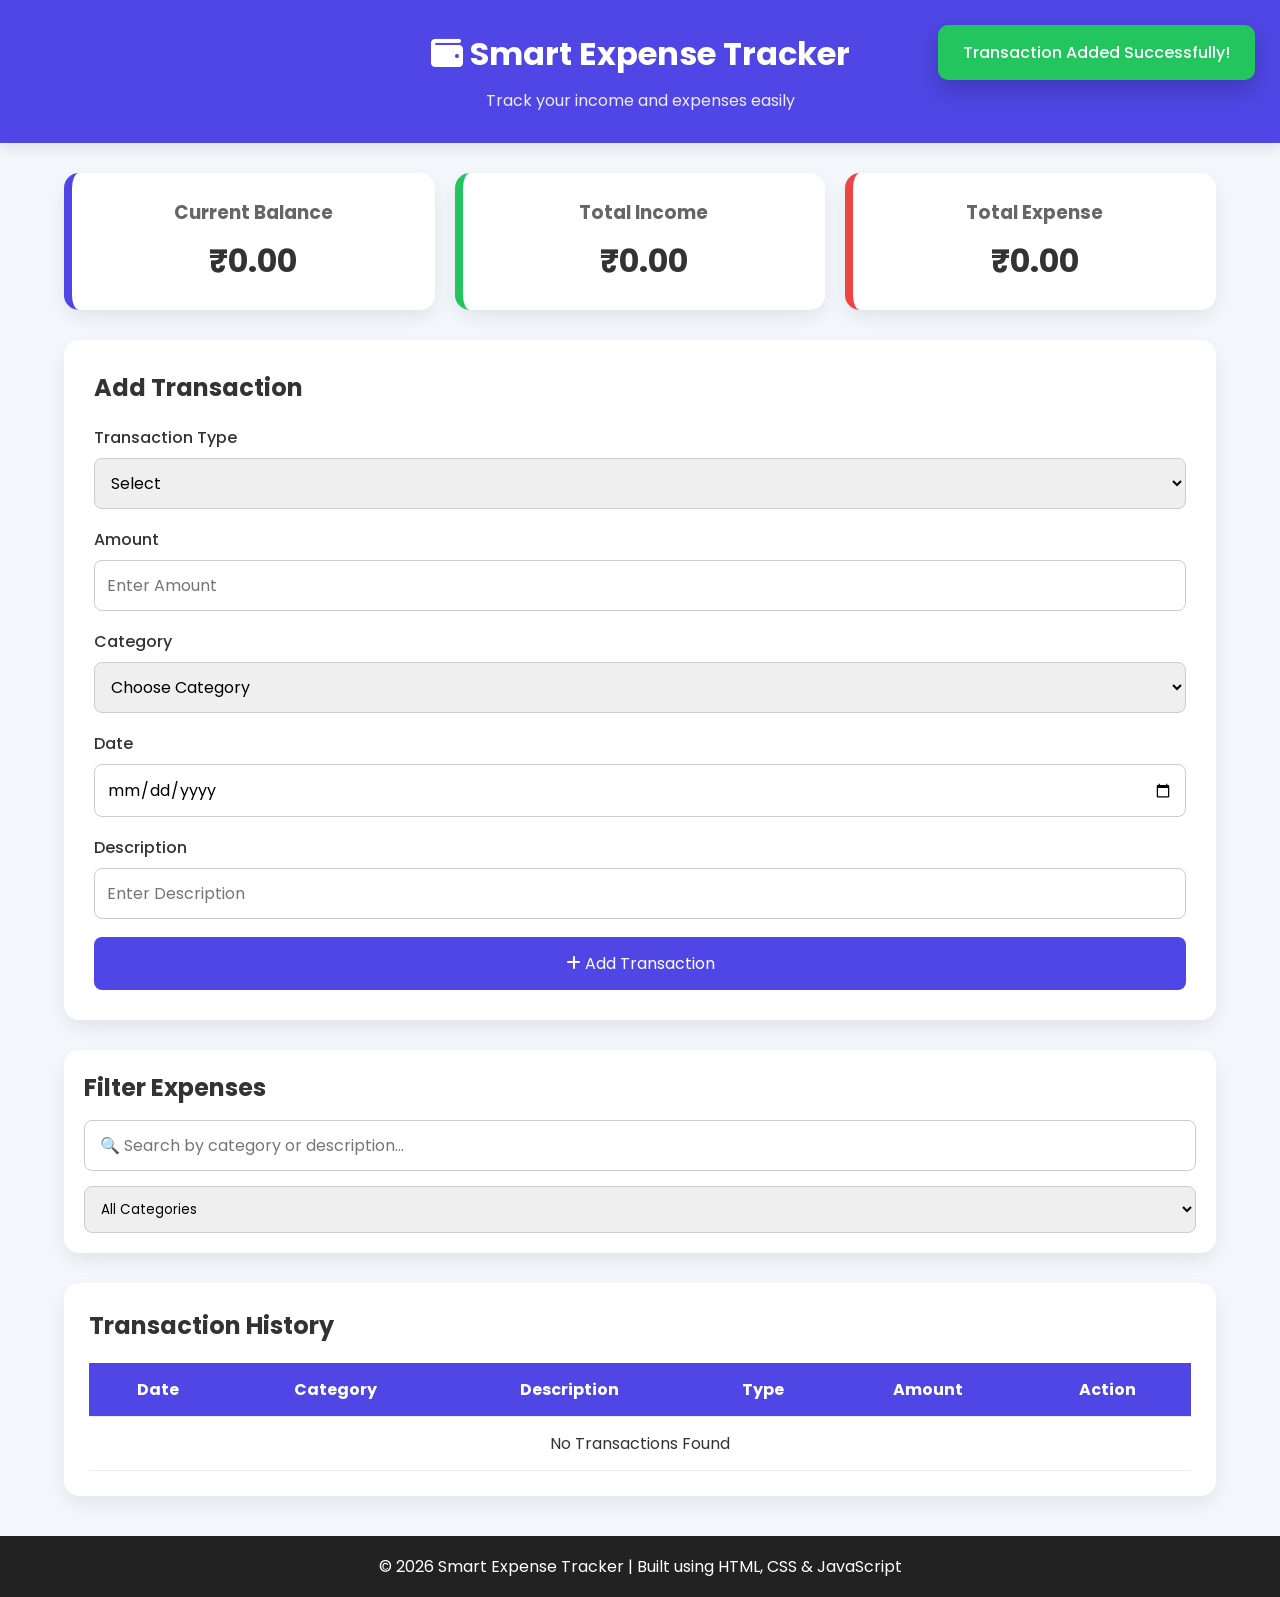
<file: ExpenseTracker/index.html>
<!DOCTYPE html>
<html lang="en">
<head>
    <meta charset="UTF-8" />
    <meta name="viewport" content="width=device-width, initial-scale=1.0" />
    <title>Smart Expense Tracker</title>

    <!-- Google Font -->
    <link rel="preconnect" href="https://fonts.googleapis.com">
    <link rel="preconnect" href="https://fonts.gstatic.com" crossorigin>
    <link href="https://fonts.googleapis.com/css2?family=Poppins:wght@300;400;500;600;700&display=swap" rel="stylesheet">

    <!-- Font Awesome -->
    <link rel="stylesheet"
        href="https://cdnjs.cloudflare.com/ajax/libs/font-awesome/6.7.2/css/all.min.css">

    <!-- CSS -->
    <link rel="stylesheet" href="css/style.css">
    <link rel="stylesheet" href="css/responsive.css">
</head>

<body>

    <!-- Header -->
    <header>
        <div class="container">
            <h1><i class="fa-solid fa-wallet"></i> Smart Expense Tracker</h1>
            <p>Track your income and expenses easily</p>
        </div>
    </header>

    <!-- Summary Cards -->
    <section class="summary container">

        <div class="card balance">
            <h3>Current Balance</h3>
            <h2 id="balance">₹0.00</h2>
        </div>

        <div class="card income">
            <h3>Total Income</h3>
            <h2 id="income">₹0.00</h2>
        </div>

        <div class="card expense">
            <h3>Total Expense</h3>
            <h2 id="expense">₹0.00</h2>
        </div>

    </section>

    <!-- Add Transaction -->
    <section class="container form-section">

        <h2>Add Transaction</h2>

        <form id="transactionForm">

            <div class="input-group">
                <label>Transaction Type</label>

                <select id="type" required>
                    <option value="">Select</option>
                    <option value="income">Income</option>
                    <option value="expense">Expense</option>
                </select>
            </div>

            <div class="input-group">
                <label>Amount</label>
                <input
                    type="number"
                    id="amount"
                    placeholder="Enter Amount"
                    required>
            </div>

            <div class="input-group">
                <label>Category</label>

                <select id="category" required>

                    <option value="">Choose Category</option>

                    <optgroup label="Income">
                        <option>Salary</option>
                        <option>Freelance</option>
                        <option>Bonus</option>
                        <option>Business</option>
                        <option>Investment</option>
                        <option>Other Income</option>
                    </optgroup>

                    <optgroup label="Expense">
                        <option>Food</option>
                        <option>Travel</option>
                        <option>Shopping</option>
                        <option>Bills</option>
                        <option>Medical</option>
                        <option>Education</option>
                        <option>Entertainment</option>
                        <option>Rent</option>
                        <option>Other Expense</option>
                    </optgroup>

                </select>
            </div>

            <div class="input-group">
                <label>Date</label>
                <input
                    type="date"
                    id="date"
                    required>
            </div>

            <div class="input-group">
                <label>Description</label>

                <input
                    type="text"
                    id="description"
                    placeholder="Enter Description"
                    required>
            </div>

            <button type="submit" class="btn">
                <i class="fa-solid fa-plus"></i>
                Add Transaction
            </button>

        </form>

    </section>

    <!-- Filter -->
    <section class="container filter-section">

        <h2>Filter Expenses</h2>

        <div class="search-box">
    <input
        type="text"
        id="searchInput"
        placeholder="🔍 Search by category or description..."
    >
</div>

        <select id="filterCategory">

            <option value="All">All Categories</option>

            <option value="Food">Food</option>
            <option value="Travel">Travel</option>
            <option value="Shopping">Shopping</option>
            <option value="Bills">Bills</option>
            <option value="Medical">Medical</option>
            <option value="Education">Education</option>
            <option value="Entertainment">Entertainment</option>
            <option value="Rent">Rent</option>

        </select>

    </section>

    <!-- Transaction History -->
    <section class="container history">

        <h2>Transaction History</h2>

        <table>

            <thead>

                <tr>

                    <th>Date</th>
                    <th>Category</th>
                    <th>Description</th>
                    <th>Type</th>
                    <th>Amount</th>
                    <th>Action</th>

                </tr>

            </thead>

            <tbody id="transactionList">

                <!-- JavaScript Data -->

            </tbody>

        </table>

    </section>

    <!-- Toast Notification -->

<div id="toast" class="toast">
    Transaction Added Successfully
</div>

    <!-- Footer -->
    <footer>

        <p>
            © 2026 Smart Expense Tracker | Built using HTML, CSS & JavaScript
        </p>

    </footer>



    <!-- JavaScript -->
    <script src="js/storage.js"></script>
    <script src="js/calculations.js"></script>
    <script src="js/ui.js"></script>
    <script src="js/app.js"></script>

</body>
</html>
</file>
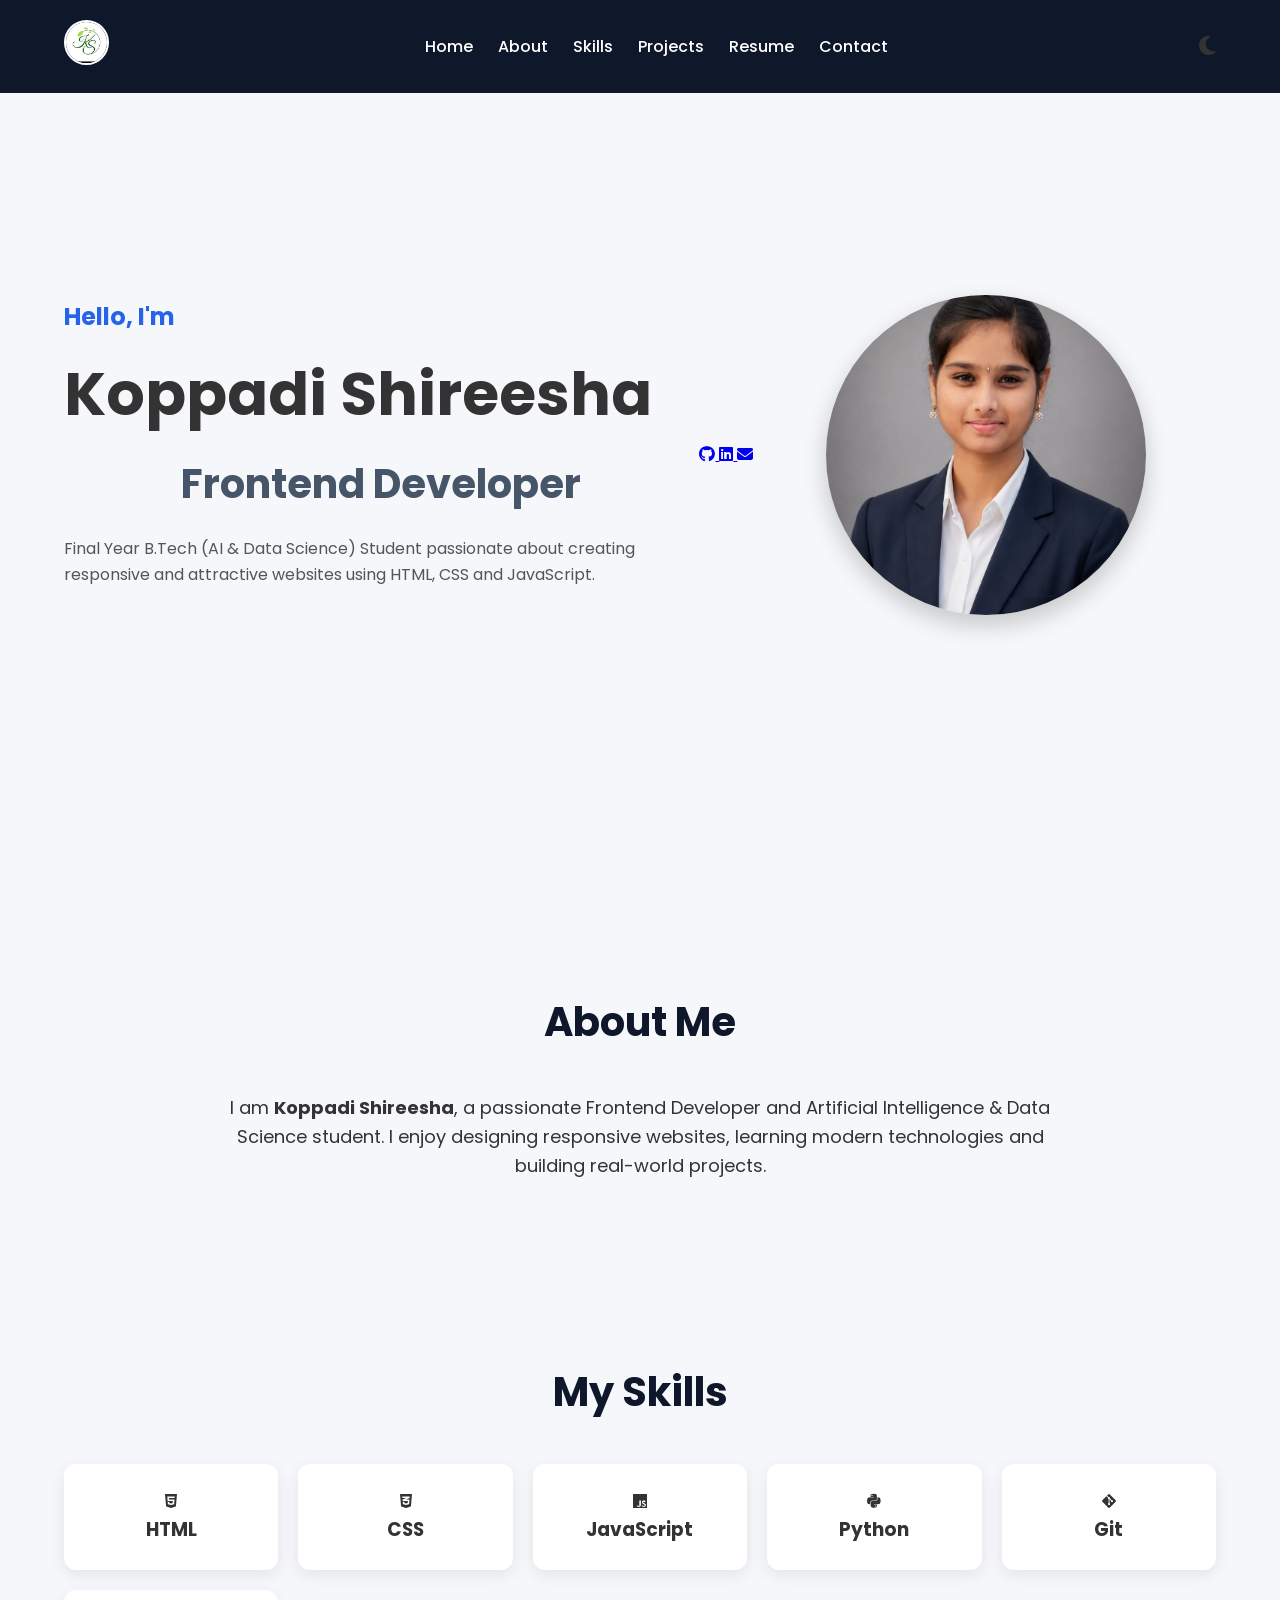
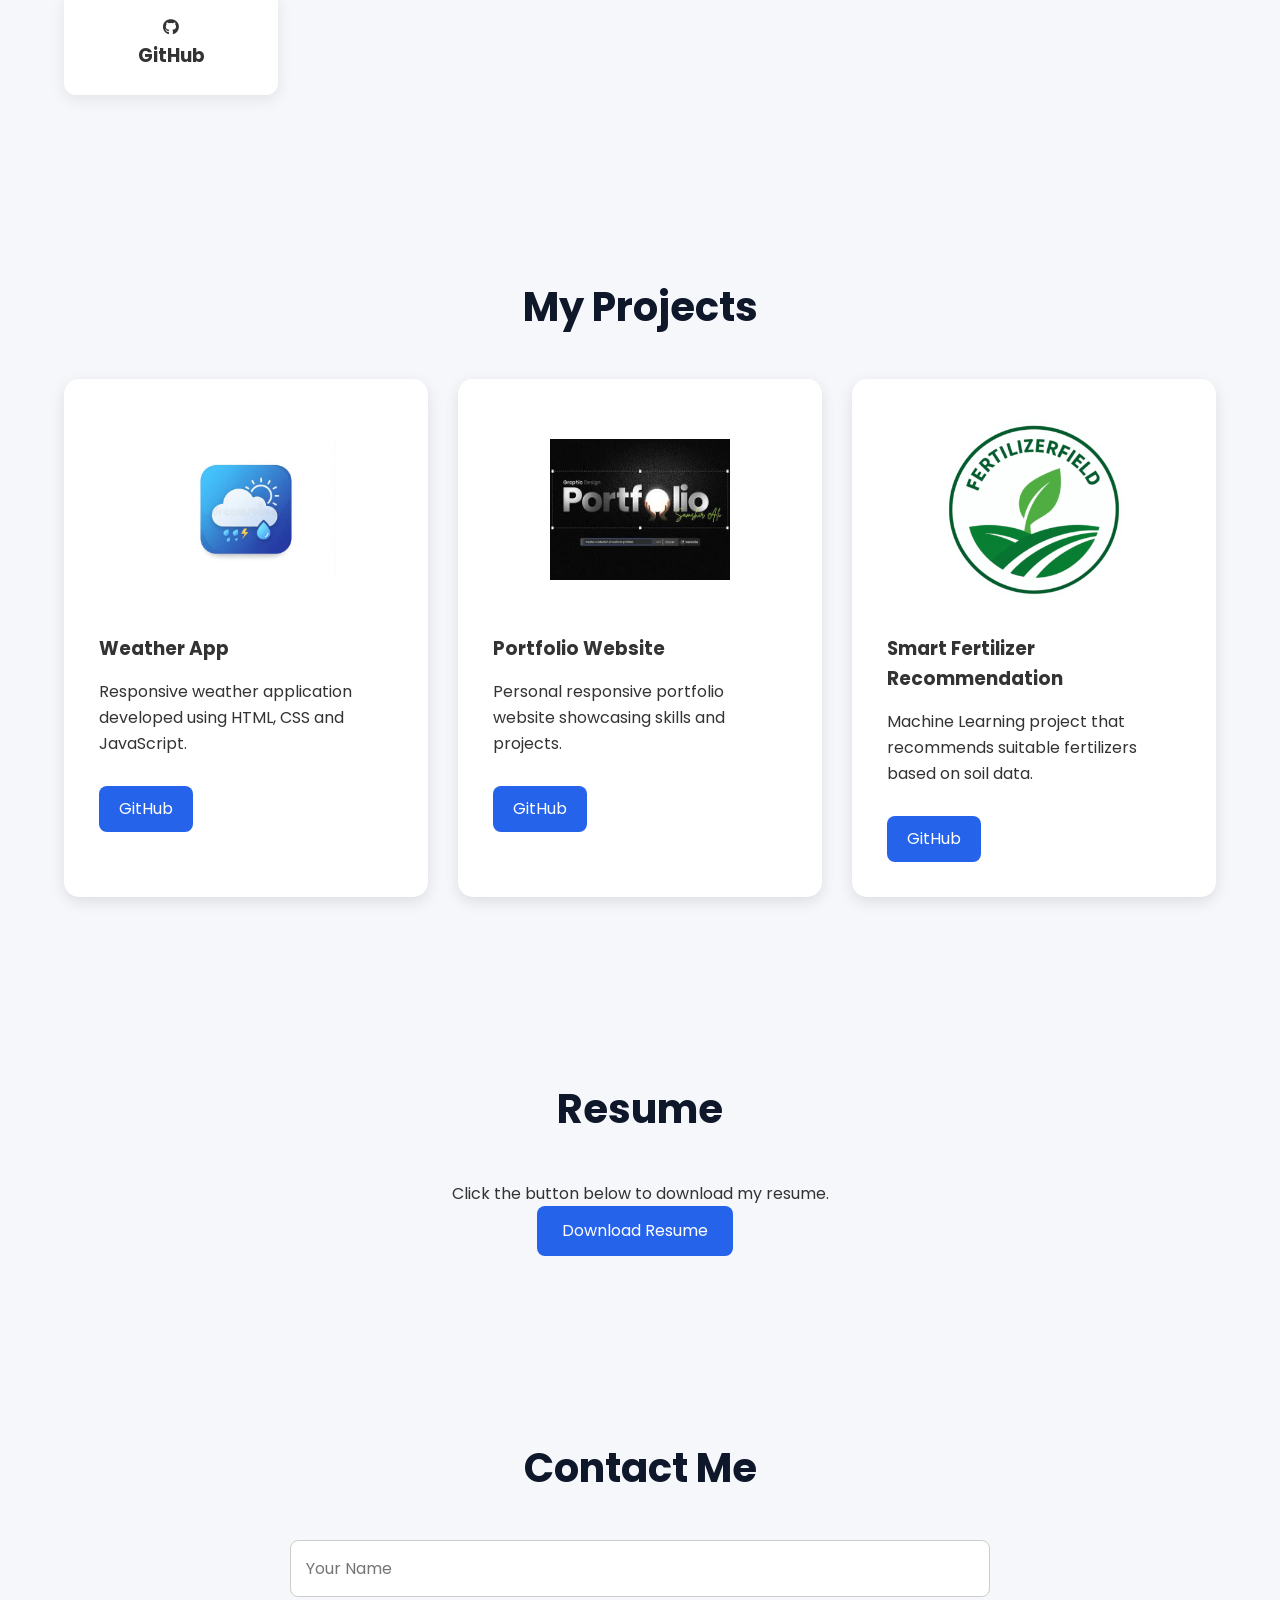
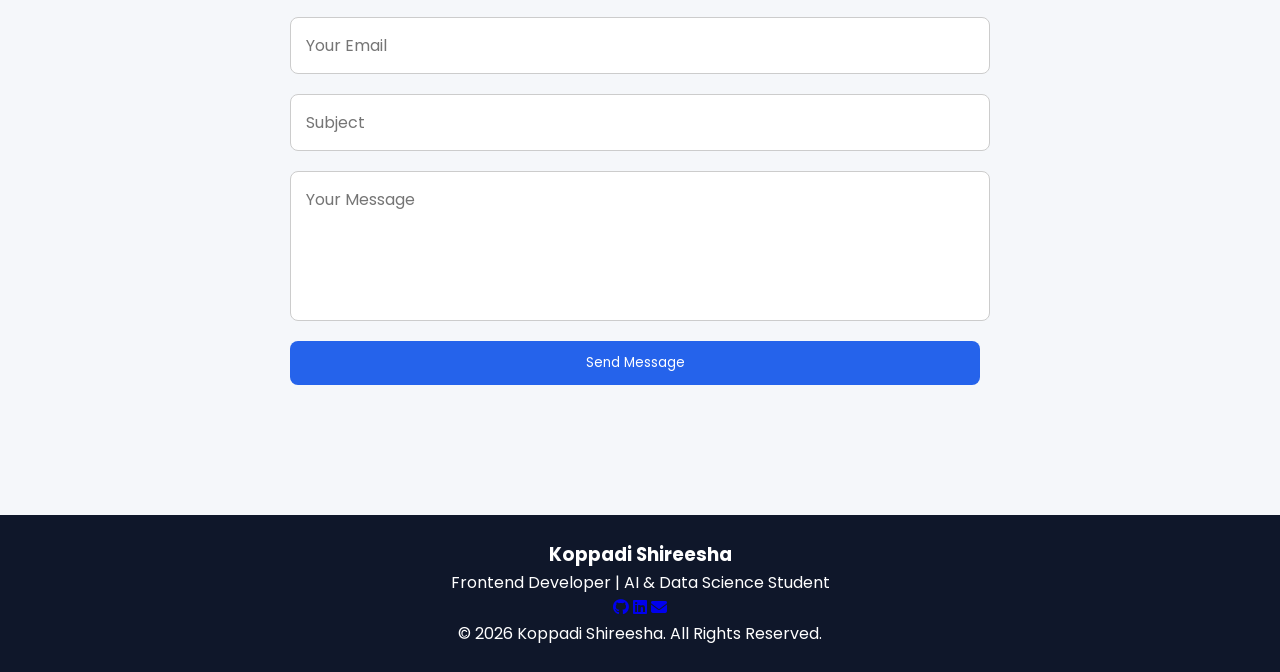
<file: Task1_Portfolio/index.html>
<!DOCTYPE html>
<html lang="en">
<head>
    <meta charset="UTF-8">
    <meta name="viewport" content="width=device-width, initial-scale=1.0">
    <title>Koppadi Shireesha | Portfolio</title>

    <link rel="stylesheet" href="style.css">

    <!-- Google Font -->
    <link href="https://fonts.googleapis.com/css2?family=Poppins:wght@300;400;500;600;700&display=swap" rel="stylesheet">

    <!-- Font Awesome -->
    <link rel="stylesheet" href="https://cdnjs.cloudflare.com/ajax/libs/font-awesome/6.5.2/css/all.min.css">
</head>

<body>

    <!-- Header -->
    <header>
        <nav>
           <a href="#home" class="logo">
    <img src="images/logo.png" alt="Logo">
</a>

            <ul>
                <li><a href="#home">Home</a></li>
                <li><a href="#about">About</a></li>
                <li><a href="#skills">Skills</a></li>
                <li><a href="#projects">Projects</a></li>
                <li><a href="#resume">Resume</a></li>
                <li><a href="#contact">Contact</a></li>
            </ul>

            <button id="theme-toggle">
    <i class="fa-solid fa-moon"></i>
</button>
        </nav>
    </header>

    <!-- Home -->
    <section id="home" class="hero">

        <div class="hero-text">

            <h3>Hello, I'm</h3>

            <h1>Koppadi Shireesha</h1>

            <h2>Frontend Developer</h2>

            <p>
                Final Year B.Tech (AI & Data Science) Student passionate about
                creating responsive and attractive websites using HTML, CSS and JavaScript.
            </p>

            

        </div>

      

<div class="hero-social">

    <a href="https://github.com/ShireeshaKoppadi" target="_blank">
        <i class="fab fa-github"></i>
    </a>

    <a href="https://linkedin.com/in/koppadi-shireesha-a68283353" target="_blank">
        <i class="fab fa-linkedin"></i>
    </a>

    <a href="mailto:shireesha@example.com">
    <i class="fas fa-envelope"></i>
</a>

</div>

        <div class="hero-image">

           <img src="images/profile.jpg" alt="Profile Photo">

        </div>

    </section>

    <!-- About -->

    <section id="about">

        <h2>About Me</h2>

        <p>

            I am <b>Koppadi Shireesha</b>, a passionate Frontend Developer and Artificial Intelligence &
            Data Science student.

            I enjoy designing responsive websites, learning modern technologies and building
            real-world projects.

        </p>

    </section>

    <!-- Skills -->

    <section id="skills">

        <h2>My Skills</h2>

        <div class="skills">

            <div class="card">
                <i class="fa-brands fa-html5"></i>
                <h3>HTML</h3>
            </div>

            <div class="card">
                <i class="fa-brands fa-css3-alt"></i>
                <h3>CSS</h3>
            </div>

            <div class="card">
                <i class="fa-brands fa-js"></i>
                <h3>JavaScript</h3>
            </div>

            <div class="card">
                <i class="fa-brands fa-python"></i>
                <h3>Python</h3>
            </div>

            <div class="card">
                <i class="fa-brands fa-git-alt"></i>
                <h3>Git</h3>
            </div>

            <div class="card">
                <i class="fa-brands fa-github"></i>
                <h3>GitHub</h3>
            </div>

        </div>

    </section>

    <!-- Projects -->

    <section id="projects">

        <h2>My Projects</h2>

        <div class="project-container">
<div class="project-card">

    <div class="project-header">
        <img src="images/project1.png" alt="Weather App">

        <h3>Weather App</h3>
    </div>

    <p>
        Responsive weather application developed using HTML, CSS and JavaScript.
    </p>

    <a href="#">GitHub</a>

</div>

     <div class="project-card">

    <div class="project-header">
        <img src="images/portofolia.jpg" alt="Portfolio">

        <h3>Portfolio Website</h3>
    </div>

    <p>
        Personal responsive portfolio website showcasing skills and projects.
    </p>

    <a href="#">GitHub</a>

</div>



            <div class="project-card">

    <div class="project-header">
        <img src="images/fertilizer.png" alt="Smart Fertilizer">

        <h3>Smart Fertilizer Recommendation</h3>
    </div>

    <p>
        Machine Learning project that recommends suitable fertilizers based on soil data.
    </p>

    <a href="#">GitHub</a>

</div>
        </div>

    </section>

    <!-- Resume -->

    <section id="resume">

        <h2>Resume</h2>

        <p>Click the button below to download my resume.</p>

        <a href="resume.pdf" download class="btn">Download Resume</a>

    </section>

    <!-- Contact -->

    <section id="contact">

        <h2>Contact Me</h2>

        <form id="contactForm">

            <input type="text" placeholder="Your Name" required>

            <input type="email" placeholder="Your Email" required>

            <input type="text" placeholder="Subject" required>

            <textarea rows="6" placeholder="Your Message" required></textarea>

            <button type="submit" class="btn">Send Message</button>

        </form>

    </section>

    <!-- Footer -->

    <footer>

        <h3>Koppadi Shireesha</h3>

        <p>Frontend Developer | AI & Data Science Student</p>

        <div class="social-icons">

            <a href="#"><i class="fa-brands fa-github"></i></a>

            <a href="#"><i class="fa-brands fa-linkedin"></i></a>

            <a href="#"><i class="fa-solid fa-envelope"></i></a>

        </div>

        <p>© 2026 Koppadi Shireesha. All Rights Reserved.</p>

    </footer>

    <script src="script.js"></script>

</body>
</html>
</file>
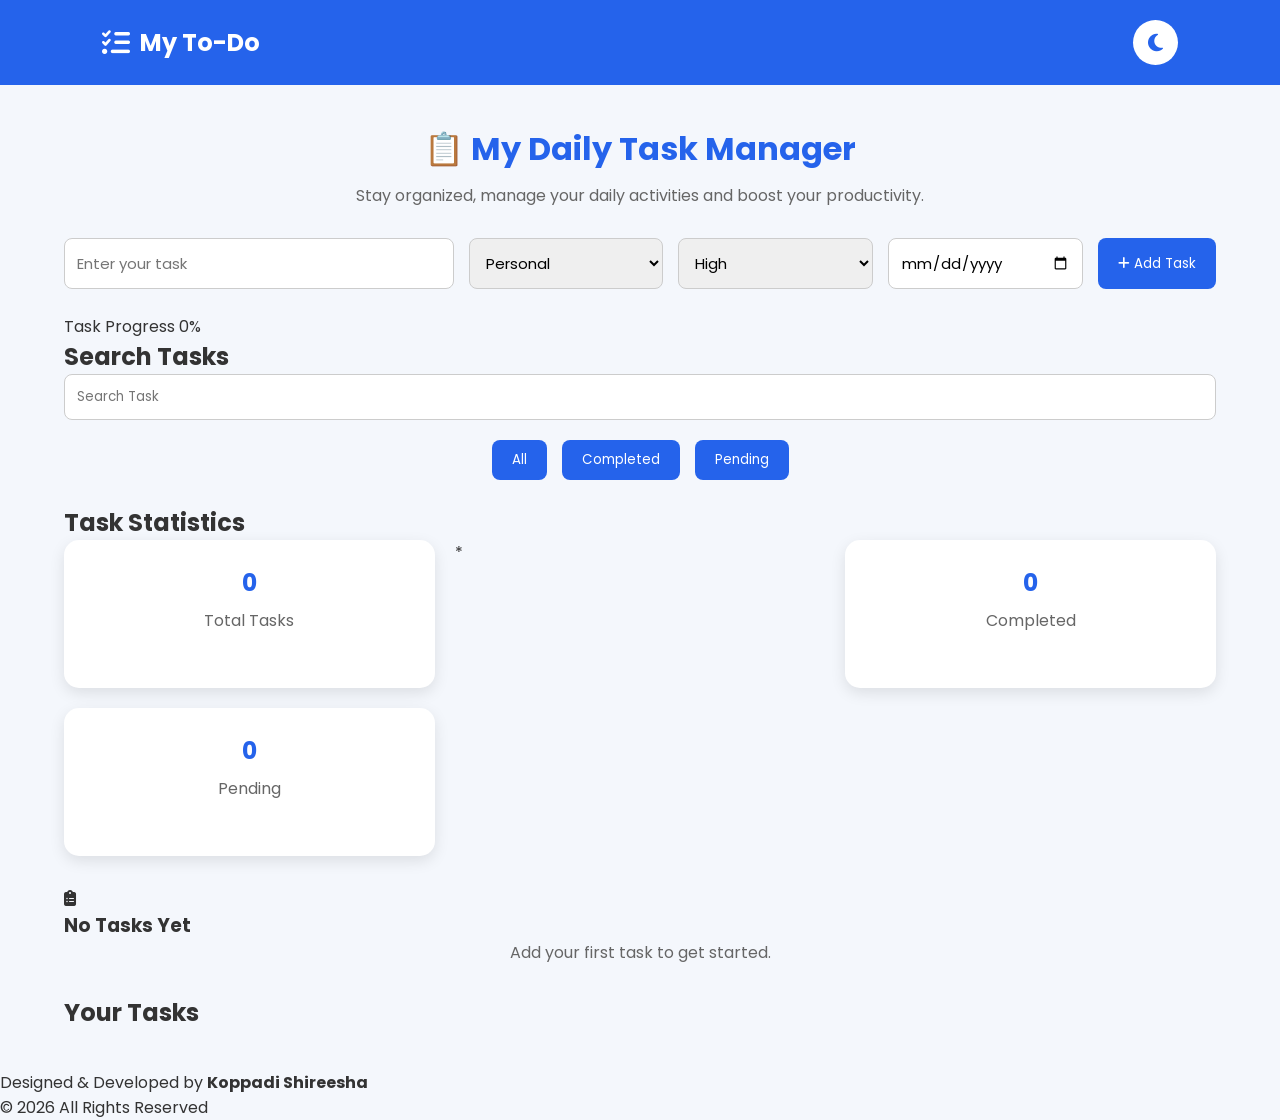
<file: Task2_TodoApp/index.html>
<!DOCTYPE html>
<html lang="en">
<head>
    <meta charset="UTF-8">
    <meta name="viewport" content="width=device-width, initial-scale=1.0">
   <title>Smart To-Do List | Koppadi Shireesha</title>
    <link rel="stylesheet" href="style.css">

    <!-- Google Font -->
    <link href="https://fonts.googleapis.com/css2?family=Poppins:wght@300;400;500;600;700&display=swap" rel="stylesheet">

    <!-- Font Awesome -->
    <link rel="stylesheet" href="https://cdnjs.cloudflare.com/ajax/libs/font-awesome/6.5.2/css/all.min.css">

</head>

<body>

<header>

    <div class="logo">
        <i class="fa-solid fa-list-check"></i>
        <h2>My To-Do</h2>
    </div>

    <button id="theme-toggle">
        <i class="fa-solid fa-moon"></i>
    </button>

</header>

<div class="date-section">
    <h3 id="currentDate"></h3>
</div>

<div class="container">

    <h1>📋 My Daily Task Manager</h1>

<p>
    Stay organized, manage your daily activities and boost your productivity.
</p>

    <!-- Task Form -->

    <div class="task-form">

        <input
            type="text"
            id="taskInput"
            placeholder="Enter your task">

        <select id="category">

            <option>Personal</option>
            <option>Work</option>
            <option>Study</option>
            <option>Shopping</option>

        </select>

        <select id="priority">

            <option>High</option>
            <option>Medium</option>
            <option>Low</option>

        </select>

        <input
            type="date"
            id="dueDate">

        <button id="addTask">

            <i class="fa-solid fa-plus"></i>

            Add Task

        </button>

    </div>

    <div class="progress-container">

    <div class="progress-text">

        <span>Task Progress</span>

        <span id="progressPercent">0%</span>

    </div>

    <div class="progress-bar">

        <div id="progressFill"></div>

    </div>

</div>

    <!-- Search -->

    <h2>Search Tasks</h2>

    <div class="search-box">

        <input
            type="text"
            id="search"
            placeholder="Search Task">

    </div>

    <!-- Filter -->

    <div class="filters">

        <button class="filter-btn" data-filter="all">

            All

        </button>

        <button class="filter-btn" data-filter="completed">

            Completed

        </button>

        <button class="filter-btn" data-filter="pending">

            Pending

        </button>

    </div>

    <!-- Statistics -->
<h2>Task Statistics</h2>
    <div class="stats">

        <div class="card">

            <h2 id="totalTasks">0</h2>

            <p>Total Tasks</p>

        </div>
*
        <div class="card">

            <h2 id="completedTasks">0</h2>

            <p>Completed</p>

        </div>

        <div class="card">

            <h2 id="pendingTasks">0</h2>

            <p>Pending</p>

        </div>

    </div>
<div id="emptyState">

    <i class="fa-solid fa-clipboard-list"></i>

    <h3>No Tasks Yet</h3>

    <p>Add your first task to get started.</p>

</div>
    <!-- Task List -->
<h2>Your Tasks</h2>
    <ul id="taskList">

    </ul>

</div>

<button id="topBtn">

<i class="fa-solid fa-circle-arrow-up"></i>

</button>

<footer>

    <p>

        Designed & Developed by

        <strong>Koppadi Shireesha</strong>

    </p>

    <p>

        © 2026 All Rights Reserved

    </p>

</footer>

<script src="script.js"></script>



</body>

</html>
</file>
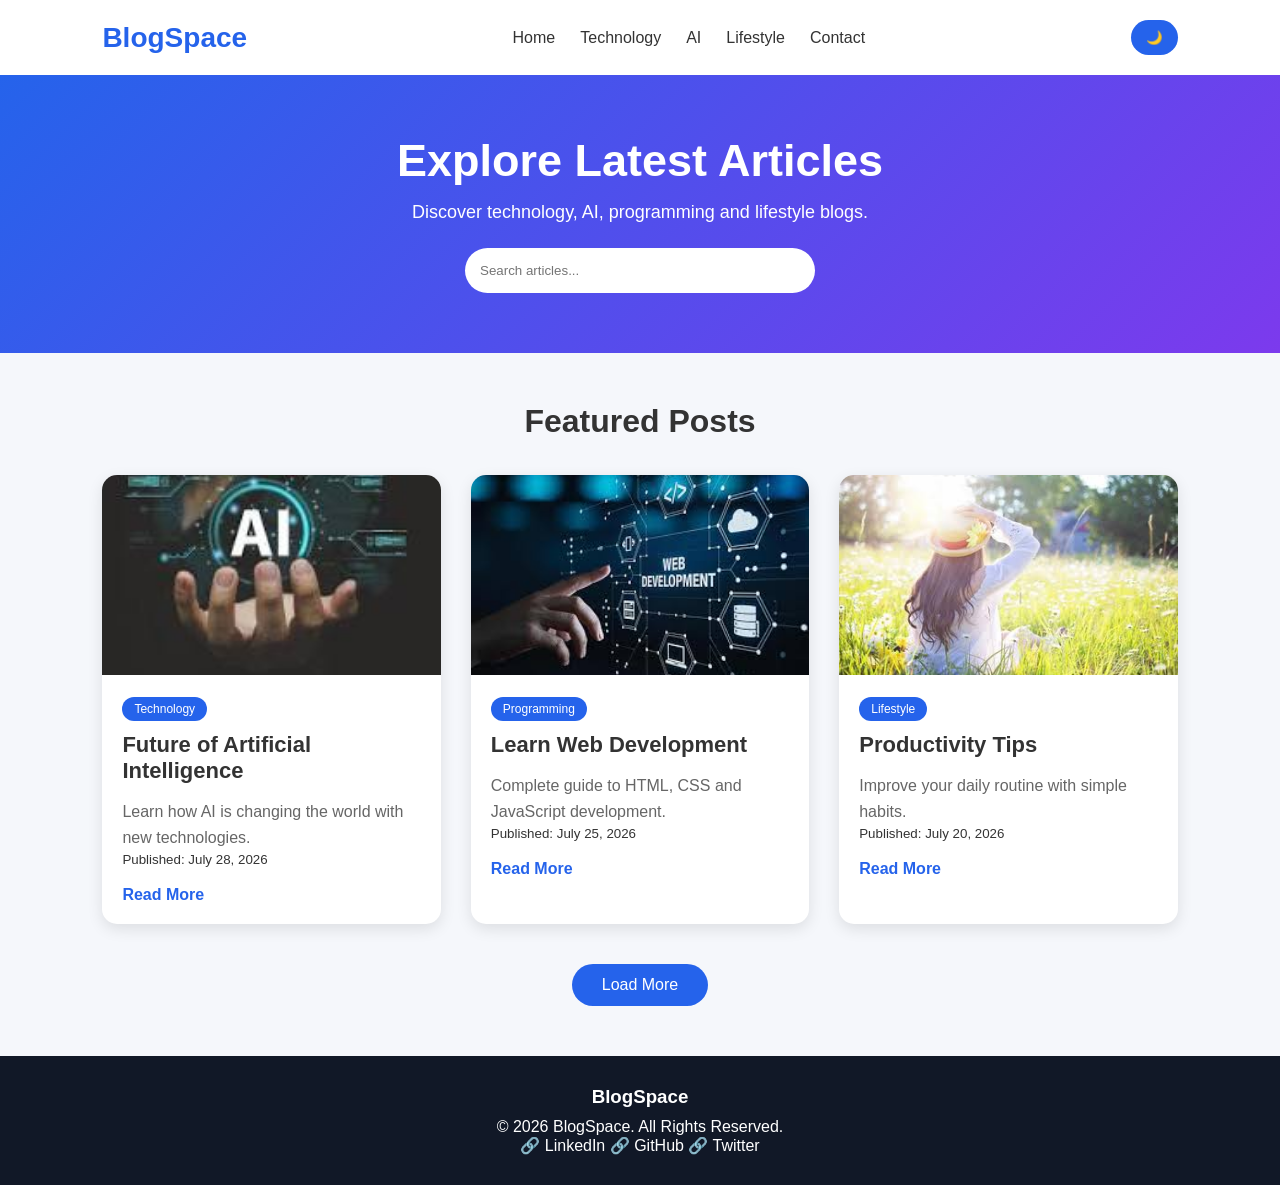
<file: Task_5Blog-Website/index.html>
<!DOCTYPE html>
<html lang="en">
<head>
    <meta charset="UTF-8">
    <meta name="viewport" content="width=device-width, initial-scale=1.0">
    <title>BlogSpace - Modern Blog Website</title>

    <link rel="stylesheet" href="style.css">
</head>

<body>

    <!-- Navigation Bar -->
    <header>
        <nav class="navbar">

            <div class="logo">
                BlogSpace
            </div>

            <ul class="nav-links">
                <li><a href="#">Home</a></li>
                <li><a href="#">Technology</a></li>
                <li><a href="#">AI</a></li>
                <li><a href="#">Lifestyle</a></li>
                <li><a href="#">Contact</a></li>
            </ul>

            <button id="darkModeBtn">
                🌙
            </button>

        </nav>
    </header>


    <!-- Hero Section -->
    <section class="hero">

        <h1>
            Explore Latest Articles
        </h1>

        <p>
            Discover technology, AI, programming and lifestyle blogs.
        </p>

        <input 
        type="text" 
        id="searchInput"
        placeholder="Search articles..."
        >

    </section>



    <!-- Featured Blogs -->
    <section class="blogs">

        <h2>
            Featured Posts
        </h2>


        <div class="blog-container">


            <div class="card">

                <img src="images/blog1.jpg">

                <div class="content">

                    <span>
                        Technology
                    </span>

                    <h3>
                        Future of Artificial Intelligence
                    </h3>

                    <p>
                        Learn how AI is changing the world with new technologies.
                    </p>

                    <small>
                        Published: July 28, 2026
                    </small>

                    <br><br>

                    <a href="blog.html">
                        Read More
                    </a>

                </div>

            </div>



            <div class="card">

                <img src="images/blog2.jpg">

                <div class="content">

                    <span>
                        Programming
                    </span>

                    <h3>
                        Learn Web Development
                    </h3>

                    <p>
                        Complete guide to HTML, CSS and JavaScript development.
                    </p>

                    <small>
                        Published: July 25, 2026
                    </small>

                    <br><br>

                    <a href="blog.html">
                        Read More
                    </a>

                </div>

            </div>

            <div class="card extra-card">

<img src="images/blog1.jpg">

<div class="content">

<span>
AI
</span>

<h3>
Generative AI Future
</h3>

<p>
Learn about ChatGPT and modern AI tools.
</p>

<small>
Published: July 18, 2026
</small>

</div>

</div>



<div class="card extra-card">

<img src="images/blog2.jpg">

<div class="content">

<span>
Development
</span>

<h3>
Frontend Development Trends
</h3>

<p>
Explore latest frontend technologies.
</p>

<small>
Published: July 15, 2026
</small>

</div>

</div>


            <div class="card">

                <img src="images/blog3.jpg">

                <div class="content">

                    <span>
                        Lifestyle
                    </span>

                    <h3>
                        Productivity Tips
                    </h3>

                    <p>
                        Improve your daily routine with simple habits.
                    </p>

                    <small>
                        Published: July 20, 2026
                    </small>

                    <br><br>

                    <a href="blog.html">
                        Read More
                    </a>

                </div>

            </div>


        </div>


        <button class="load-btn">
            Load More
        </button>


    </section>




    <!-- Footer -->

    <footer>

        <h3>
            BlogSpace
        </h3>

        <p>
            © 2026 BlogSpace. All Rights Reserved.
        </p>

        <div>
            🔗 LinkedIn
            🔗 GitHub
            🔗 Twitter
        </div>

    </footer>



<script src="script.js"></script>

</body>
</html>
</file>
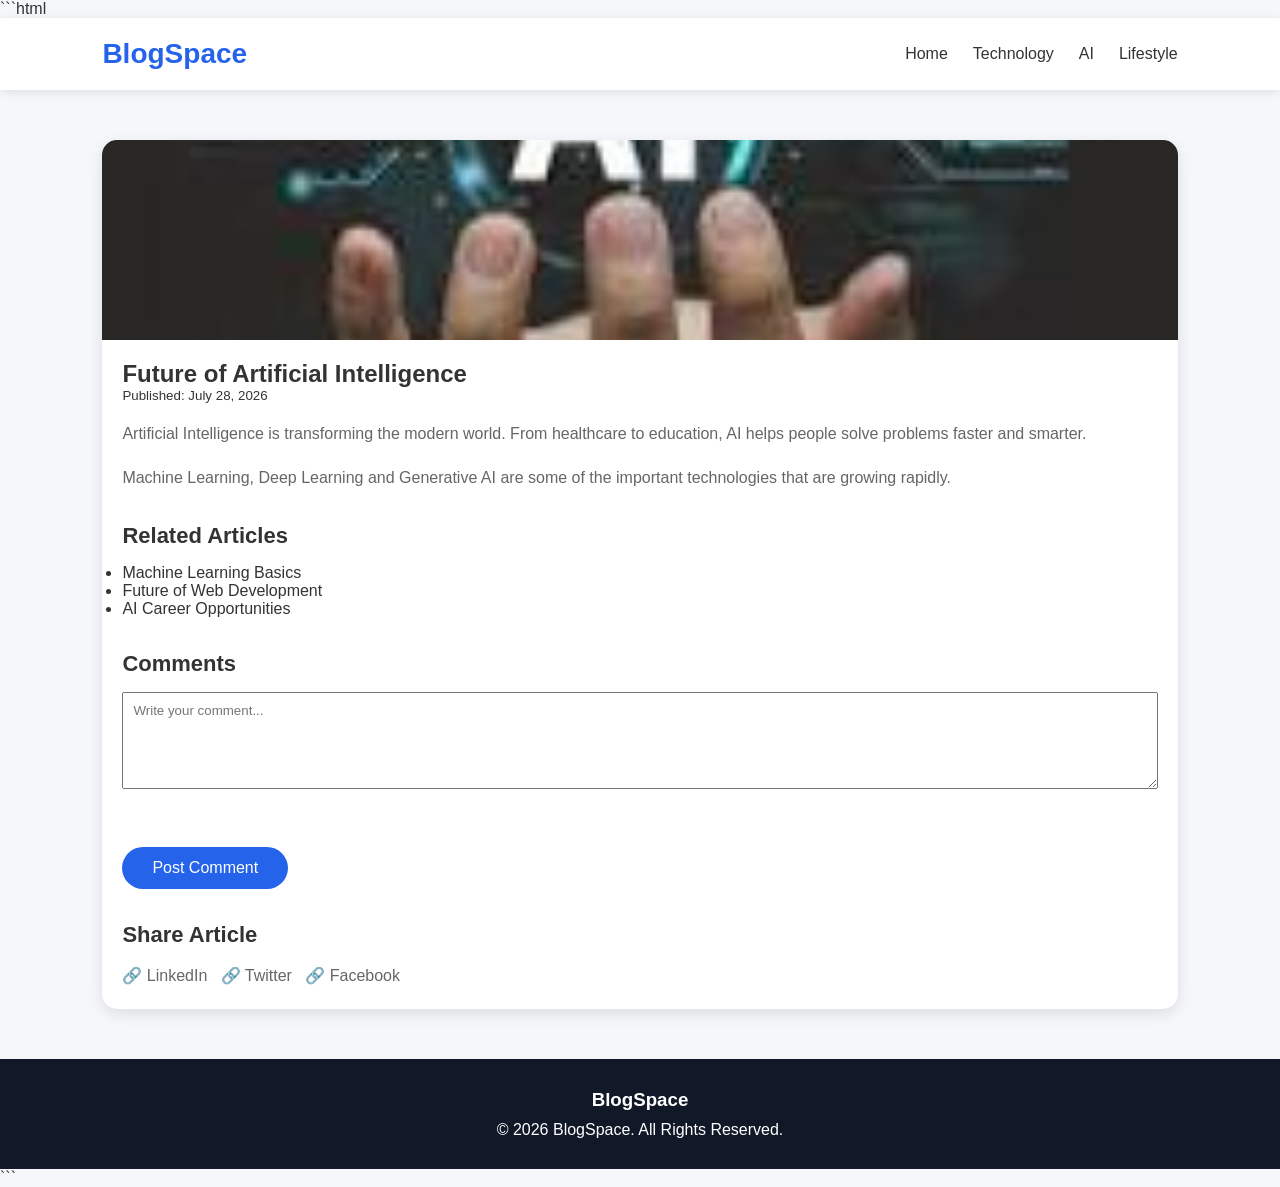
<file: Task_5Blog-Website/blog.html>
```html
<!DOCTYPE html>
<html lang="en">

<head>

<meta charset="UTF-8">
<meta name="viewport" content="width=device-width, initial-scale=1.0">

<title>Blog Details</title>

<link rel="stylesheet" href="style.css">

</head>


<body>


<header>

<nav class="navbar">

<div class="logo">
BlogSpace
</div>


<ul class="nav-links">

<li><a href="index.html">Home</a></li>
<li><a href="#">Technology</a></li>
<li><a href="#">AI</a></li>
<li><a href="#">Lifestyle</a></li>

</ul>


</nav>

</header>



<section class="blogs">


<div class="card">


<img src="images/blog1.jpg">


<div class="content">


<h1>
Future of Artificial Intelligence
</h1>


<small>
Published: July 28, 2026
</small>


<br><br>


<p>

Artificial Intelligence is transforming the modern world.
From healthcare to education, AI helps people solve problems
faster and smarter.

</p>


<br>


<p>

Machine Learning, Deep Learning and Generative AI are some
of the important technologies that are growing rapidly.

</p>


<br>


<h3>
Related Articles
</h3>


<ul>

<li>Machine Learning Basics</li>

<li>Future of Web Development</li>

<li>AI Career Opportunities</li>

</ul>


<br>


<h3>
Comments
</h3>


<textarea 
placeholder="Write your comment..."
rows="5"
style="width:100%;padding:10px;">
</textarea>


<br><br>


<button class="load-btn">
Post Comment
</button>


<br><br>


<h3>
Share Article
</h3>


<p>
🔗 LinkedIn &nbsp;
🔗 Twitter &nbsp;
🔗 Facebook
</p>


</div>


</div>


</section>



<footer>

<h3>
BlogSpace
</h3>

<p>
© 2026 BlogSpace. All Rights Reserved.
</p>


</footer>



</body>

</html>
```
</file>
<file: ExpenseTracker/css/style.css>
/* Google Font */
*{
    margin:0;
    padding:0;
    box-sizing:border-box;
    font-family:'Poppins',sans-serif;
}

body{
    background:#f4f7fb;
    color:#333;
}

.container{
    width:90%;
    max-width:1200px;
    margin:auto;
}

/* Header */

header{
    background:#4f46e5;
    color:white;
    text-align:center;
    padding:30px 20px;
    box-shadow:0 5px 15px rgba(0,0,0,.1);
}

header h1{
    font-size:2rem;
    margin-bottom:10px;
}

header p{
    opacity:.9;
}

/* Summary Cards */

.summary{
    display:grid;
    grid-template-columns:repeat(3,1fr);
    gap:20px;
    margin:30px auto;
}

.card{
    background:white;
    border-radius:15px;
    padding:25px;
    text-align:center;
    box-shadow:0 8px 20px rgba(0,0,0,.08);
    transition:.3s;
}

.card:hover{
    transform:translateY(-5px);
}

.balance{
    border-left:8px solid #4f46e5;
}

.income{
    border-left:8px solid #22c55e;
}

.expense{
    border-left:8px solid #ef4444;
}

.card h3{
    margin-bottom:10px;
    color:#666;
}

.card h2{
    font-size:2rem;
}

/* Form */

.form-section{
    background:white;
    padding:30px;
    border-radius:15px;
    box-shadow:0 8px 20px rgba(0,0,0,.08);
    margin-bottom:30px;
}

.form-section h2{
    margin-bottom:20px;
}

.input-group{
    display:flex;
    flex-direction:column;
    margin-bottom:18px;
}

.input-group label{
    margin-bottom:8px;
    font-weight:500;
}

.input-group input,
.input-group select{
    padding:12px;
    border:1px solid #ccc;
    border-radius:8px;
    font-size:16px;
}

.input-group input:focus,
.input-group select:focus{
    border-color:#4f46e5;
    outline:none;
}

.btn{
    width:100%;
    padding:14px;
    background:#4f46e5;
    color:white;
    border:none;
    border-radius:8px;
    cursor:pointer;
    font-size:16px;
    transition:.3s;
}

.btn:hover{
    background:#3730a3;
}

/* Filter */

.filter-section{
    background:white;
    padding:20px;
    border-radius:15px;
    margin-bottom:30px;
    box-shadow:0 8px 20px rgba(0,0,0,.08);
}

.filter-section h2{
    margin-bottom:15px;
}

.filter-section select{
    width:100%;
    padding:12px;
    border-radius:8px;
    border:1px solid #ccc;
}

/* History */

.history{
    background:white;
    padding:25px;
    border-radius:15px;
    box-shadow:0 8px 20px rgba(0,0,0,.08);
    margin-bottom:40px;
}

.history h2{
    margin-bottom:20px;
}

table{
    width:100%;
    border-collapse:collapse;
}

thead{
    background:#4f46e5;
    color:white;
}

th,
td{
    padding:14px;
    text-align:center;
    border-bottom:1px solid #eee;
}

tbody tr:hover{
    background:#f8f8f8;
}

/* Buttons */

.edit-btn{
    background:#22c55e;
    color:white;
    border:none;
    padding:8px 12px;
    border-radius:6px;
    cursor:pointer;
    margin-right:5px;
}

.delete-btn{
    background:#ef4444;
    color:white;
    border:none;
    padding:8px 12px;
    border-radius:6px;
    cursor:pointer;
}

/* Footer */

footer{
    text-align:center;
    background:#222;
    color:white;
    padding:18px;
}

/* Scrollbar */

::-webkit-scrollbar{
    width:8px;
}

::-webkit-scrollbar-thumb{
    background:#4f46e5;
    border-radius:20px;
}

/* ===========================
   Toast Notification
=========================== */

.toast{

    position:fixed;

    top:25px;

    right:25px;

    background:#22c55e;

    color:white;

    padding:15px 25px;

    border-radius:10px;

    font-weight:500;

    box-shadow:0 10px 25px rgba(0,0,0,.2);

    opacity:0;

    pointer-events:none;

    transform:translateY(-30px);

    transition:.4s;

    z-index:9999;

}

.toast.show{

    opacity:1;

    transform:translateY(0);

}

/* ===========================
   Search Box
=========================== */

.search-box{
    margin-bottom:15px;
}

.search-box input{
    width:100%;
    padding:12px 15px;
    border:1px solid #ccc;
    border-radius:8px;
    font-size:16px;
    transition:.3s;
}

.search-box input:focus{
    outline:none;
    border-color:#4f46e5;
    box-shadow:0 0 8px rgba(79,70,229,.25);
}
</file>
<file: ExpenseTracker/css/responsive.css>
/* ===========================
   Tablet Devices
=========================== */

@media (max-width:992px){

    .summary{
        grid-template-columns:repeat(2,1fr);
    }

    header h1{
        font-size:1.8rem;
    }

    table{
        font-size:14px;
    }

}

/* ===========================
   Mobile Devices
=========================== */

@media (max-width:768px){

    .summary{
        grid-template-columns:1fr;
    }

    .form-section,
    .filter-section,
    .history{
        padding:20px;
    }

    header{
        padding:25px 15px;
    }

    header h1{
        font-size:1.5rem;
    }

    .card h2{
        font-size:1.6rem;
    }

    .btn{
        font-size:15px;
    }

    .history{
        overflow-x:auto;
    }

    table{
        min-width:700px;
    }

}

/* ===========================
   Small Mobile Devices
=========================== */

@media (max-width:480px){

    .container{
        width:95%;
    }

    header h1{
        font-size:1.3rem;
    }

    header p{
        font-size:14px;
    }

    .card{
        padding:20px;
    }

    .card h2{
        font-size:1.4rem;
    }

    .form-section h2,
    .filter-section h2,
    .history h2{
        font-size:1.2rem;
    }

    .input-group input,
    .input-group select{
        font-size:14px;
    }

    .btn{
        padding:12px;
    }

    footer{
        font-size:14px;
    }

}
</file>
<file: Task1_Portfolio/style.css>
html{
    scroll-behavior: smooth;
}

*{
    margin:0;
    padding:0;
    box-sizing:border-box;
    font-family:'Poppins',sans-serif;
    scroll-behavior:smooth;
}

body{
    background:#f5f7fa;
    color:#333;
    line-height:1.6;
}

header{
    width:100%;
    background:#0f172a;
    position:fixed;
    top:0;
    left:0;
    z-index:1000;
}

nav{
    width:90%;
    margin:auto;
    display:flex;
    justify-content:space-between;
    align-items:center;
    padding:20px 0;
}

.logo img{
    width:45px;
    height:45px;
    border-radius:50%;
    object-fit:cover;
    border:2px solid white;
}

nav ul{
    display:flex;
    list-style:none;
}

nav ul li{
    margin-left:25px;
}

nav ul li a{
    color:white;
    text-decoration:none;
    font-weight:500;
    transition:.3s;
}

nav ul li a:hover{
    color:#38bdf8;
}

.hero{
    width:90%;
    margin:auto;
    min-height:100vh;
    display:flex;
    justify-content:space-between;
    align-items:center;
    padding-top:100px;
}

.hero-text{
    width:55%;
}

.hero-text h3{
    font-size:24px;
    color:#2563eb;
}

.hero-text h1{
    font-size:60px;
    margin:10px 0;
}

.hero-text h2{
    color:#475569;
    margin-bottom:20px;
}

.hero-text p{
    margin-bottom:25px;
    color:#555;
}

.btn{
    display:inline-block;
    padding:12px 25px;
    background:#2563eb;
    color:white;
    text-decoration:none;
    border-radius:8px;
    margin-right:10px;
    transition:.3s;
}

.btn:hover{
    background:#1d4ed8;
    transform:translateY(-3px);
}

.hero-image{
    width:40%;
    display:flex;
    justify-content:center;
}

.hero-image img{
    width:320px;
    height:320px;
    border-radius:50%;
    object-fit:cover;
    box-shadow:0 10px 25px rgba(0,0,0,.2);
}

section{
    width:90%;
    margin:auto;
    padding:90px 0;
}

section h2{
    text-align:center;
    font-size:40px;
    margin-bottom:40px;
    color:#0f172a;
}

#about p{
    text-align:center;
    max-width:850px;
    margin:auto;
    font-size:18px;
}

.skills{
    display:grid;
    grid-template-columns:repeat(auto-fit,minmax(180px,1fr));
    gap:20px;
}

.card{
    background:white;
    padding:25px;
    text-align:center;
    border-radius:12px;
    box-shadow:0 5px 15px rgba(0,0,0,.08);
    transition:.3s;
    font-weight:600;
}

.card:hover{
    transform:translateY(-10px);
    background:#2563eb;
    color:white;
}




.project-container{
    display:grid;
    grid-template-columns:repeat(auto-fit,minmax(300px,1fr));
    gap:30px;
}

.project-card{
    background:#fff;
    border-radius:15px;
    padding:20px;
    box-shadow:0 5px 15px rgba(0,0,0,0.1);
    transition:0.4s;
}

.project-card:hover{
    transform:translateY(-10px);
    box-shadow:0 15px 30px rgba(0,0,0,0.2);
}

.project-card img{
    width:180px;
    height:180px;
    object-fit:contain;
    display:block;
    margin:20px auto;
}

.project-card h3{
    padding:15px;
}

.project-card p{
    padding:0 15px 15px;
}

.project-card a{
    display:inline-block;
    margin:15px;
    text-decoration:none;
    background:#2563eb;
    color:#fff;
    padding:10px 20px;
    border-radius:8px;
}

#resume{
    text-align:center;
}

#contact form{
    max-width:700px;
    margin:auto;
    display:flex;
    flex-direction:column;
}

#contact input,
#contact textarea{
    margin-bottom:20px;
    padding:15px;
    border:1px solid #ccc;
    border-radius:8px;
    font-size:16px;
}

#contact textarea{
    resize:none;
    height:150px;
}

#contact button{
    border:none;
    cursor:pointer;
}

footer{
    background:#0f172a;
    color:white;
    text-align:center;
    padding:25px;
    margin-top:40px;
}

@media(max-width:768px){

nav{
    flex-direction:column;
}

nav ul{
    flex-direction:column;
    margin-top:15px;
}

nav ul li{
    margin:10px 0;
}

.hero{
    flex-direction:column-reverse;
    text-align:center;
}

.hero-text{
    width:100%;
}

.hero-image{
    width:100%;
    margin-bottom:40px;
}

.hero-image img{
    width:250px;
    height:250px;
}

.hero-text h1{
    font-size:40px;
}

section h2{
    font-size:32px;
}

}


/* Dark Mode Button */

#theme-toggle{
    background: none;
    border: none;
    font-size: 22px;
    cursor: pointer;
    color: #333;
    margin-left: 20px;
}

body.dark-mode{
    background:#121212;
    color:white;
}

body.dark-mode header{
    background:#1e1e1e;
}

body.dark-mode nav{
    background:#1e1e1e;
}

body.dark-mode .card,
body.dark-mode .project-card,
body.dark-mode form,
body.dark-mode footer{
    background:#222;
    color:white;
}

body.dark-mode input,
body.dark-mode textarea{
    background:#333;
    color:white;
    border:1px solid #555;
}

body.dark-mode a{
    color:white;
}

body.dark-mode .btn{
    background:#00bcd4;
    color:white;
}
</file>
<file: Task2_TodoApp/style.css>
*{
    margin:0;
    padding:0;
    box-sizing:border-box;
    font-family:'Poppins',sans-serif;
}

html{
    scroll-behavior:smooth;
}

body{
    background:#f4f7fc;
    color:#333;
    transition:.3s;
}

/* Header */

header{
    background:#2563eb;
    color:#fff;
    display:flex;
    justify-content:space-between;
    align-items:center;
    padding:20px 8%;
    position:sticky;
    top:0;
    z-index:1000;
}

.logo{
    display:flex;
    align-items:center;
    gap:10px;
}

.logo i{
    font-size:28px;
}

#theme-toggle{
    width:45px;
    height:45px;
    border:none;
    border-radius:50%;
    cursor:pointer;
    background:#fff;
    color:#2563eb;
    font-size:20px;
    transition:.3s;
}

#theme-toggle:hover{
    transform:rotate(180deg);
}

/* Container */

.container{
    width:90%;
    max-width:1200px;
    margin:auto;
    padding:40px 0;
}

.container h1{
    text-align:center;
    color:#2563eb;
    margin-bottom:10px;
}

.container p{
    text-align:center;
    margin-bottom:30px;
    color:#666;
}

/* Task Form */

.task-form{
    display:grid;
    grid-template-columns:2fr 1fr 1fr 1fr auto;
    gap:15px;
    margin-bottom:25px;
}

.task-form input,
.task-form select{
    padding:12px;
    border:1px solid #ccc;
    border-radius:8px;
    font-size:15px;
}

#addTask{
    background:#2563eb;
    color:#fff;
    border:none;
    padding:12px 20px;
    border-radius:8px;
    cursor:pointer;
    transition:.3s;
}

#addTask:hover{
    background:#1d4ed8;
}

/* Search */

.search-box{
    margin-bottom:20px;
}

.search-box input{
    width:100%;
    padding:12px;
    border-radius:8px;
    border:1px solid #ccc;
}

/* Filter */

.filters{
    display:flex;
    justify-content:center;
    gap:15px;
    margin-bottom:25px;
}

.filter-btn{
    padding:10px 20px;
    border:none;
    background:#2563eb;
    color:white;
    border-radius:8px;
    cursor:pointer;
    transition:.3s;
}

.filter-btn:hover{
    background:#1d4ed8;
}

/* Statistics */

.stats{
    display:grid;
    grid-template-columns:repeat(3,1fr);
    gap:20px;
    margin-bottom:30px;
}

.card{
    background:#fff;
    padding:25px;
    text-align:center;
    border-radius:15px;
    box-shadow:0 5px 15px rgba(0,0,0,.1);
    transition:.3s;
}

.card:hover{
    transform:translateY(-8px);
}

.card h2{
    color:#2563eb;
    margin-bottom:8px;
}

/* Task List */

#taskList{
    list-style:none;
}

.task{
    background:#fff;
    padding:20px;
    border-radius:12px;
    margin-bottom:15px;
    display:flex;
    justify-content:space-between;
    align-items:center;
    box-shadow:0 5px 15px rgba(0,0,0,.1);
    transition:.3s;
}

.task:hover{
    transform:translateY(-5px);
}

.task-info h3{
    margin-bottom:8px;
}

.task-info p{
    text-align:left;
    margin:4px 0;
    font-size:14px;
    color:#555;
}

.completed h3{
    text-decoration:line-through;
    color:green;
}

.task-actions{
    display:flex;
    gap:10px;
}

.task-actions button{
    border:none;
    padding:10px 14px;
    border-radius:8px;
    cursor:pointer;
    color:#fff;
}

.complete-btn{
    background:#16a34a;
}

.edit-btn{
    background:#f59e0b;
}

.delete-btn{
    background:#dc2626;
}

/* Scroll Button */

#topBtn{
    position:fixed;
    right:20px;
    bottom:20px;
    width:50px;
    height:50px;
    border:none;
    border-radius:50%;
    background:#2563eb;
    color:white;
    cursor:pointer;
    display:none;
    font-size:18px;
}

/* Dark Mode */

body.dark{
    background:#111827;
    color:white;
}

body.dark header{
    background:#1f2937;
}

body.dark .card,
body.dark .task{
    background:#1f2937;
    color:white;
}

body.dark input,
body.dark select{
    background:#374151;
    color:white;
    border:none;
}

body.dark .search-box input{
    background:#374151;
    color:white;
}

body.dark #theme-toggle{
    background:#2563eb;
    color:white;
}

/* Responsive */

@media(max-width:992px){

.task-form{
    grid-template-columns:1fr;
}

.stats{
    grid-template-columns:1fr;
}

.task{
    flex-direction:column;
    align-items:flex-start;
    gap:15px;
}

.task-actions{
    width:100%;
    justify-content:flex-end;
}

}

@media(max-width:600px){

header{
    padding:15px;
}

.container{
    width:95%;
}

.container h1{
    font-size:28px;
}

.filters{
    flex-wrap:wrap;
}

.filter-btn{
    width:100%;
}

#addTask{
    width:100%;
}

}

/* Dark Mode */

.dark-mode{
    background:#121212;
    color:white;
}

.dark-mode header{
    background:#1e1e1e;
}

.dark-mode .container{
    background:#1e1e1e;
}

.dark-mode .task{
    background:#2b2b2b;
    color:white;
}

.dark-mode input,
.dark-mode select{
    background:#333;
    color:white;
    border:1px solid #555;
}

.dark-mode button{
    color:white;
}

.dark-mode .card{
    background:#2b2b2b;
    color:white;
}
</file>
<file: Task_5Blog-Website/style.css>
*{
    margin:0;
    padding:0;
    box-sizing:border-box;
    font-family:Arial, sans-serif;
}


body{
    background:#f5f7fb;
    color:#333;
}


/* Navbar */

.navbar{

    display:flex;
    justify-content:space-between;
    align-items:center;
    padding:20px 8%;
    background:white;
    box-shadow:0 2px 10px rgba(0,0,0,0.1);

}


.logo{

    font-size:28px;
    font-weight:bold;
    color:#2563eb;

}


.nav-links{

    display:flex;
    list-style:none;
    gap:25px;

}


.nav-links a{

    text-decoration:none;
    color:#333;
    font-weight:500;

}


#darkModeBtn{

    border:none;
    background:#2563eb;
    color:white;
    padding:10px 15px;
    border-radius:20px;
    cursor:pointer;

}



/* Hero Section */


.hero{

    text-align:center;
    padding:60px 20px;
    background:linear-gradient(135deg,#2563eb,#7c3aed);
    color:white;

}


.hero h1{

    font-size:45px;
    margin-bottom:15px;

}


.hero p{

    font-size:18px;
    margin-bottom:25px;

}


.hero input{

    width:350px;
    max-width:90%;
    padding:15px;
    border:none;
    border-radius:30px;
    outline:none;

}



/* Blog Section */


.blogs{

    padding:50px 8%;
    text-align:center;

}


.blogs h2{

    font-size:32px;
    margin-bottom:35px;

}



.blog-container{

    display:grid;
    grid-template-columns:repeat(3,1fr);
    gap:30px;

}



.card{

    background:white;
    border-radius:15px;
    overflow:hidden;
    box-shadow:0 5px 15px rgba(0,0,0,0.1);
    transition:0.3s;

}


.card:hover{

    transform:translateY(-8px);

}



.card img{

    width:100%;
    height:200px;
    object-fit:cover;

}



.content{

    padding:20px;
    text-align:left;

}



.content span{

    background:#2563eb;
    color:white;
    padding:5px 12px;
    border-radius:20px;
    font-size:12px;

}


.content h3{

    margin:15px 0;
    font-size:22px;

}



.content p{

    color:#666;
    line-height:1.6;

}



.content a{

    text-decoration:none;
    color:#2563eb;
    font-weight:bold;

}



.load-btn{

    margin-top:40px;
    padding:12px 30px;
    border:none;
    background:#2563eb;
    color:white;
    border-radius:25px;
    cursor:pointer;
    font-size:16px;

}




/* Footer */


footer{

    background:#111827;
    color:white;
    text-align:center;
    padding:30px;

}


footer h3{

    margin-bottom:10px;

}





/* Responsive Design */


@media(max-width:900px){


    .blog-container{

        grid-template-columns:1fr 1fr;

    }


}



@media(max-width:600px){


    .navbar{

        flex-direction:column;
        gap:20px;

    }


    .nav-links{

        flex-direction:column;
        text-align:center;

    }


    .hero h1{

        font-size:32px;

    }


    .blog-container{

        grid-template-columns:1fr;

    }


}


/* Dark Mode */

.dark-mode{

    background:#111827;
    color:white;

}


.dark-mode .navbar{

    background:#1f2937;

}


.dark-mode .nav-links a{

    color:white;

}


.dark-mode .card{

    background:#1f2937;
    color:white;

}


.dark-mode .content p{

    color:#d1d5db;

}


.dark-mode footer{

    background:#000;
}

.extra-card{

    display:none;

}
</file>
